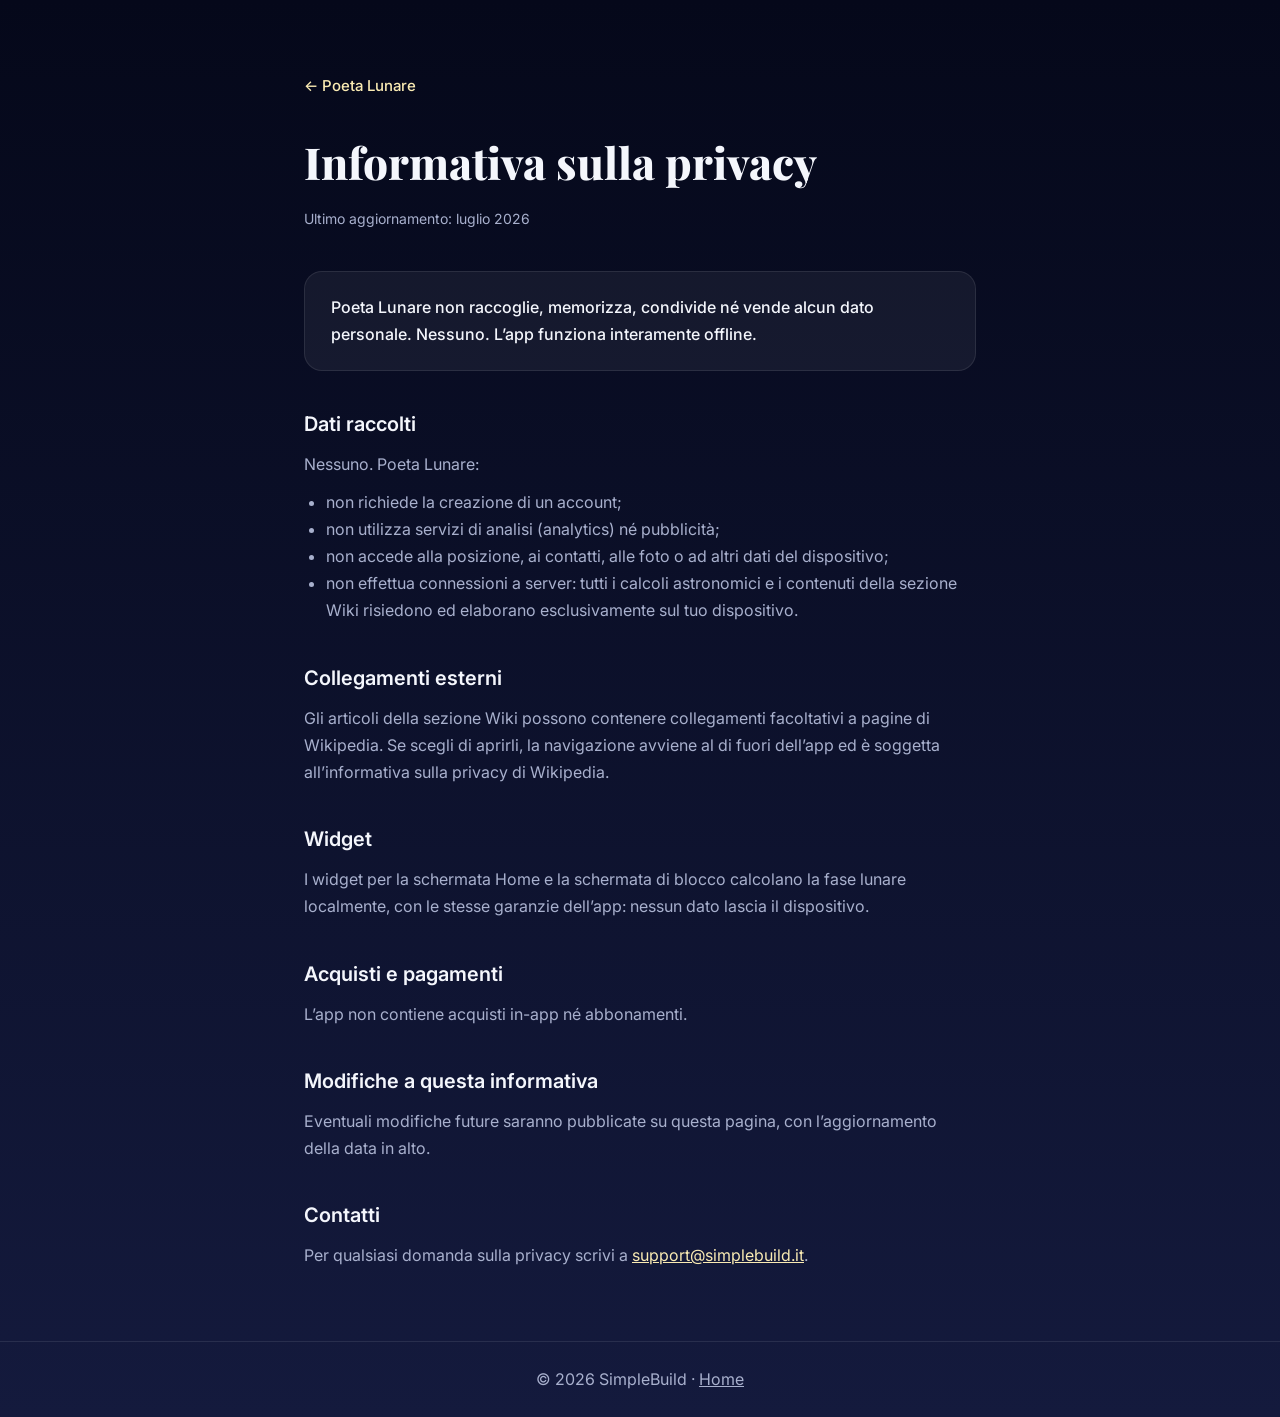
<file: privacy.html>
<!DOCTYPE html>
<html lang="it">
<head>
  <meta charset="UTF-8">
  <meta name="viewport" content="width=device-width, initial-scale=1.0">
  <title>Privacy — Poeta Lunare</title>
  <meta name="description" content="Informativa sulla privacy di Poeta Lunare: nessun dato raccolto.">
  <link rel="icon" type="image/png" href="assets/favicon.png">
  <link rel="apple-touch-icon" href="assets/apple-touch-icon.png">
  <link rel="preconnect" href="https://fonts.googleapis.com">
  <link rel="preconnect" href="https://fonts.gstatic.com" crossorigin>
  <link href="https://fonts.googleapis.com/css2?family=Playfair+Display:wght@800&family=Inter:wght@400;500;600&display=swap" rel="stylesheet">
  <style>
    :root {
      --bg-0: #05081a; --bg-1: #141a3d;
      --card: rgba(255,255,255,.055); --stroke: rgba(255,255,255,.09);
      --text: #f4f6fc; --muted: #a8b0cd; --gold: #faebb3;
    }
    * { margin: 0; padding: 0; box-sizing: border-box; }
    body {
      font-family: "Inter", -apple-system, BlinkMacSystemFont, sans-serif;
      background: linear-gradient(180deg, var(--bg-0) 0%, var(--bg-1) 100%);
      color: var(--text); line-height: 1.7; min-height: 100vh;
    }
    .wrap { max-width: 720px; margin: 0 auto; padding: 72px 24px; }
    a { color: var(--gold); }
    h1 { font-family: "Playfair Display", Georgia, serif; font-weight: 800; font-size: clamp(32px, 5vw, 44px); margin: 18px 0 8px; }
    .updated { color: var(--muted); font-size: 14px; margin-bottom: 40px; }
    h2 { font-size: 20px; font-weight: 600; margin: 36px 0 10px; }
    p, li { color: var(--muted); font-size: 16px; }
    ul { padding-left: 22px; margin: 10px 0; }
    .back { display: inline-block; margin-bottom: 8px; text-decoration: none; font-weight: 500; font-size: 15px; }
    .highlight {
      background: var(--card); border: 1px solid var(--stroke); border-radius: 18px;
      padding: 22px 26px; margin: 24px 0; color: var(--text); font-weight: 500;
    }
    footer { text-align: center; color: var(--muted); font-size: 14px; padding: 24px; border-top: 1px solid var(--stroke); }
    footer a { color: var(--muted); }
  </style>
</head>
<body>
  <div class="wrap">
    <a class="back" href="index.html">← Poeta Lunare</a>
    <h1>Informativa sulla privacy</h1>
    <p class="updated">Ultimo aggiornamento: luglio 2026</p>

    <div class="highlight">
      Poeta Lunare non raccoglie, memorizza, condivide né vende alcun dato personale. Nessuno. L’app funziona interamente offline.
    </div>

    <h2>Dati raccolti</h2>
    <p>Nessuno. Poeta Lunare:</p>
    <ul>
      <li>non richiede la creazione di un account;</li>
      <li>non utilizza servizi di analisi (analytics) né pubblicità;</li>
      <li>non accede alla posizione, ai contatti, alle foto o ad altri dati del dispositivo;</li>
      <li>non effettua connessioni a server: tutti i calcoli astronomici e i contenuti della sezione Wiki risiedono ed elaborano esclusivamente sul tuo dispositivo.</li>
    </ul>

    <h2>Collegamenti esterni</h2>
    <p>Gli articoli della sezione Wiki possono contenere collegamenti facoltativi a pagine di Wikipedia. Se scegli di aprirli, la navigazione avviene al di fuori dell’app ed è soggetta all’informativa sulla privacy di Wikipedia.</p>

    <h2>Widget</h2>
    <p>I widget per la schermata Home e la schermata di blocco calcolano la fase lunare localmente, con le stesse garanzie dell’app: nessun dato lascia il dispositivo.</p>

    <h2>Acquisti e pagamenti</h2>
    <p>L’app non contiene acquisti in-app né abbonamenti.</p>

    <h2>Modifiche a questa informativa</h2>
    <p>Eventuali modifiche future saranno pubblicate su questa pagina, con l’aggiornamento della data in alto.</p>

    <h2>Contatti</h2>
    <p>Per qualsiasi domanda sulla privacy scrivi a <a href="mailto:support@simplebuild.it">support@simplebuild.it</a>.</p>
  </div>
  <footer>
    <p>© 2026 SimpleBuild · <a href="index.html">Home</a></p>
  </footer>
</body>
</html>
</file>
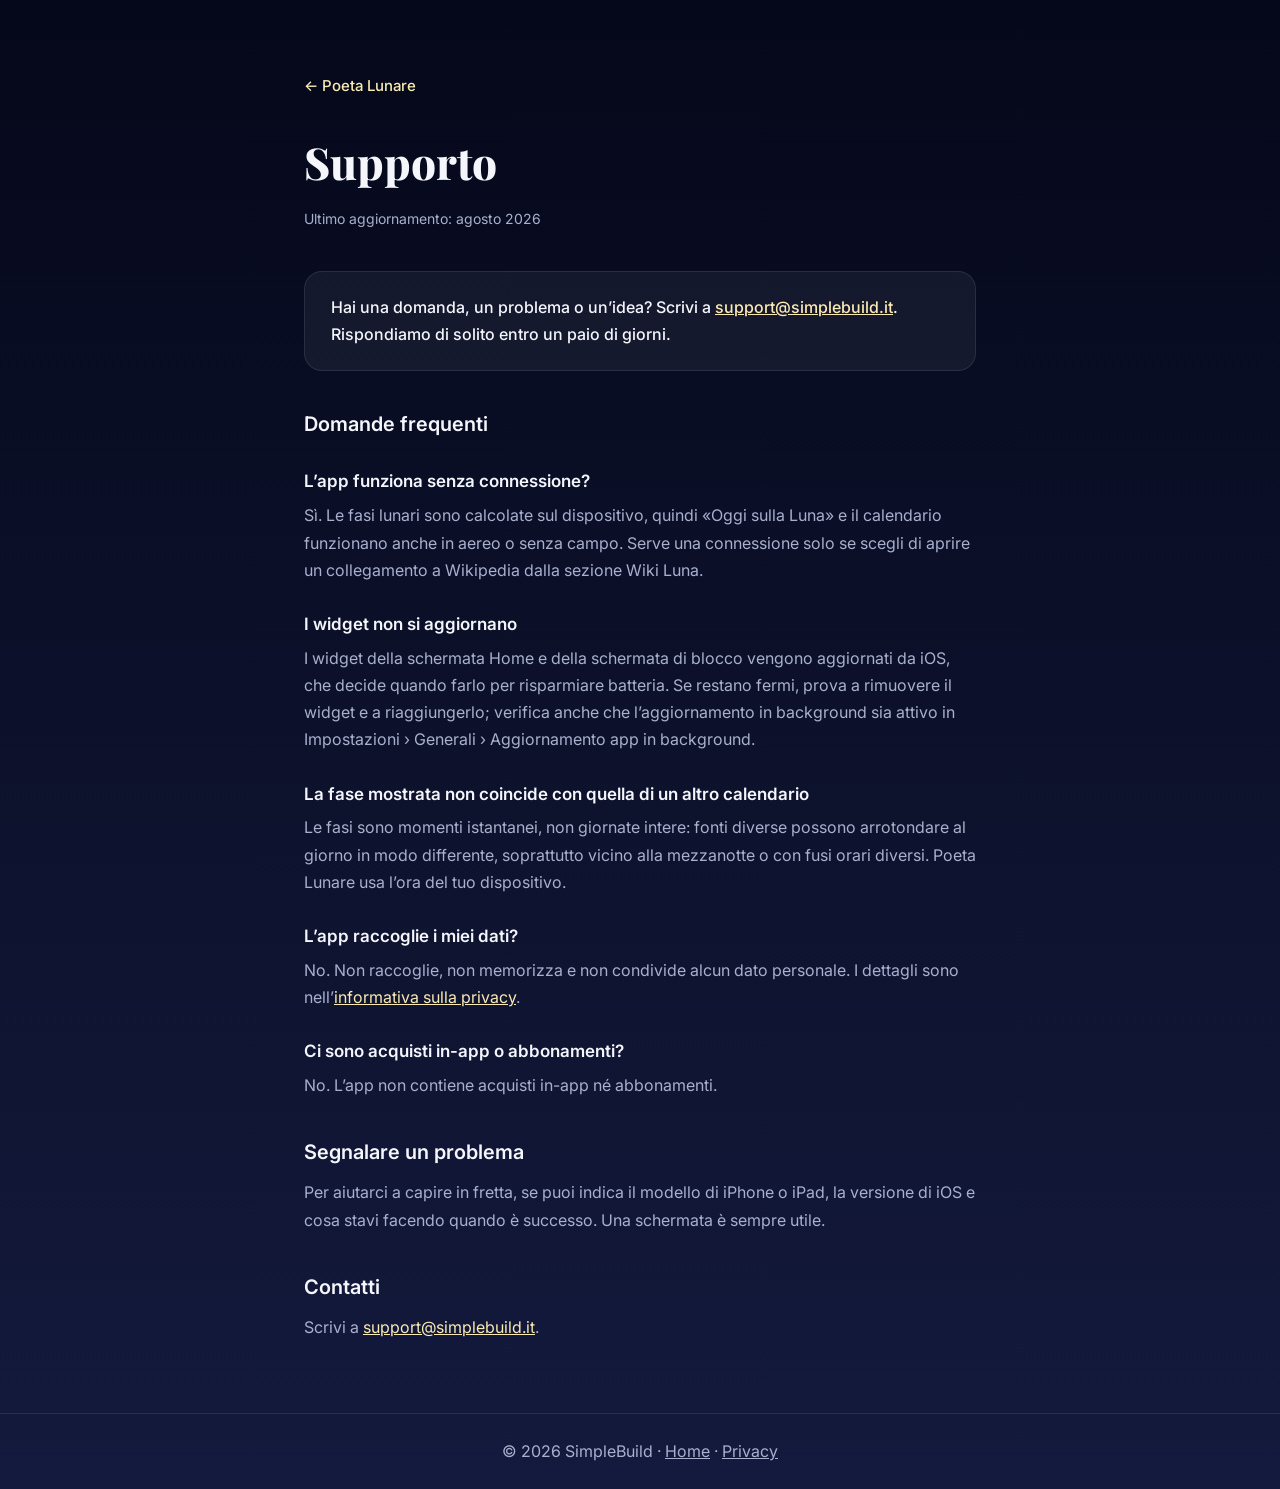
<file: support.html>
<!DOCTYPE html>
<html lang="it">
<head>
  <meta charset="UTF-8">
  <meta name="viewport" content="width=device-width, initial-scale=1.0">
  <title>Supporto — Poeta Lunare</title>
  <meta name="description" content="Supporto di Poeta Lunare: come contattarci e risposte alle domande più frequenti.">
  <link rel="icon" type="image/png" href="assets/favicon.png">
  <link rel="apple-touch-icon" href="assets/apple-touch-icon.png">
  <link rel="preconnect" href="https://fonts.googleapis.com">
  <link rel="preconnect" href="https://fonts.gstatic.com" crossorigin>
  <link href="https://fonts.googleapis.com/css2?family=Playfair+Display:wght@800&family=Inter:wght@400;500;600&display=swap" rel="stylesheet">
  <style>
    :root {
      --bg-0: #05081a; --bg-1: #141a3d;
      --card: rgba(255,255,255,.055); --stroke: rgba(255,255,255,.09);
      --text: #f4f6fc; --muted: #a8b0cd; --gold: #faebb3;
    }
    * { margin: 0; padding: 0; box-sizing: border-box; }
    body {
      font-family: "Inter", -apple-system, BlinkMacSystemFont, sans-serif;
      background: linear-gradient(180deg, var(--bg-0) 0%, var(--bg-1) 100%);
      color: var(--text); line-height: 1.7; min-height: 100vh;
    }
    .wrap { max-width: 720px; margin: 0 auto; padding: 72px 24px; }
    a { color: var(--gold); }
    h1 { font-family: "Playfair Display", Georgia, serif; font-weight: 800; font-size: clamp(32px, 5vw, 44px); margin: 18px 0 8px; }
    .updated { color: var(--muted); font-size: 14px; margin-bottom: 40px; }
    h2 { font-size: 20px; font-weight: 600; margin: 36px 0 10px; }
    h3 { font-size: 17px; font-weight: 600; margin: 26px 0 6px; }
    p, li { color: var(--muted); font-size: 16px; }
    ul { padding-left: 22px; margin: 10px 0; }
    .back { display: inline-block; margin-bottom: 8px; text-decoration: none; font-weight: 500; font-size: 15px; }
    .highlight {
      background: var(--card); border: 1px solid var(--stroke); border-radius: 18px;
      padding: 22px 26px; margin: 24px 0; color: var(--text); font-weight: 500;
    }
    footer { text-align: center; color: var(--muted); font-size: 14px; padding: 24px; border-top: 1px solid var(--stroke); }
    footer a { color: var(--muted); }
  </style>
</head>
<body>
  <div class="wrap">
    <a class="back" href="index.html">← Poeta Lunare</a>
    <h1>Supporto</h1>
    <p class="updated">Ultimo aggiornamento: agosto 2026</p>

    <div class="highlight">
      Hai una domanda, un problema o un’idea? Scrivi a
      <a href="mailto:support@simplebuild.it">support@simplebuild.it</a>.
      Rispondiamo di solito entro un paio di giorni.
    </div>

    <h2>Domande frequenti</h2>

    <h3>L’app funziona senza connessione?</h3>
    <p>Sì. Le fasi lunari sono calcolate sul dispositivo, quindi «Oggi sulla Luna» e il calendario funzionano anche in aereo o senza campo. Serve una connessione solo se scegli di aprire un collegamento a Wikipedia dalla sezione Wiki Luna.</p>

    <h3>I widget non si aggiornano</h3>
    <p>I widget della schermata Home e della schermata di blocco vengono aggiornati da iOS, che decide quando farlo per risparmiare batteria. Se restano fermi, prova a rimuovere il widget e a riaggiungerlo; verifica anche che l’aggiornamento in background sia attivo in Impostazioni › Generali › Aggiornamento app in background.</p>

    <h3>La fase mostrata non coincide con quella di un altro calendario</h3>
    <p>Le fasi sono momenti istantanei, non giornate intere: fonti diverse possono arrotondare al giorno in modo differente, soprattutto vicino alla mezzanotte o con fusi orari diversi. Poeta Lunare usa l’ora del tuo dispositivo.</p>

    <h3>L’app raccoglie i miei dati?</h3>
    <p>No. Non raccoglie, non memorizza e non condivide alcun dato personale. I dettagli sono nell’<a href="privacy.html">informativa sulla privacy</a>.</p>

    <h3>Ci sono acquisti in-app o abbonamenti?</h3>
    <p>No. L’app non contiene acquisti in-app né abbonamenti.</p>

    <h2>Segnalare un problema</h2>
    <p>Per aiutarci a capire in fretta, se puoi indica il modello di iPhone o iPad, la versione di iOS e cosa stavi facendo quando è successo. Una schermata è sempre utile.</p>

    <h2>Contatti</h2>
    <p>Scrivi a <a href="mailto:support@simplebuild.it">support@simplebuild.it</a>.</p>
  </div>
  <footer>
    <p>© 2026 SimpleBuild · <a href="index.html">Home</a> · <a href="privacy.html">Privacy</a></p>
  </footer>
</body>
</html>
</file>
